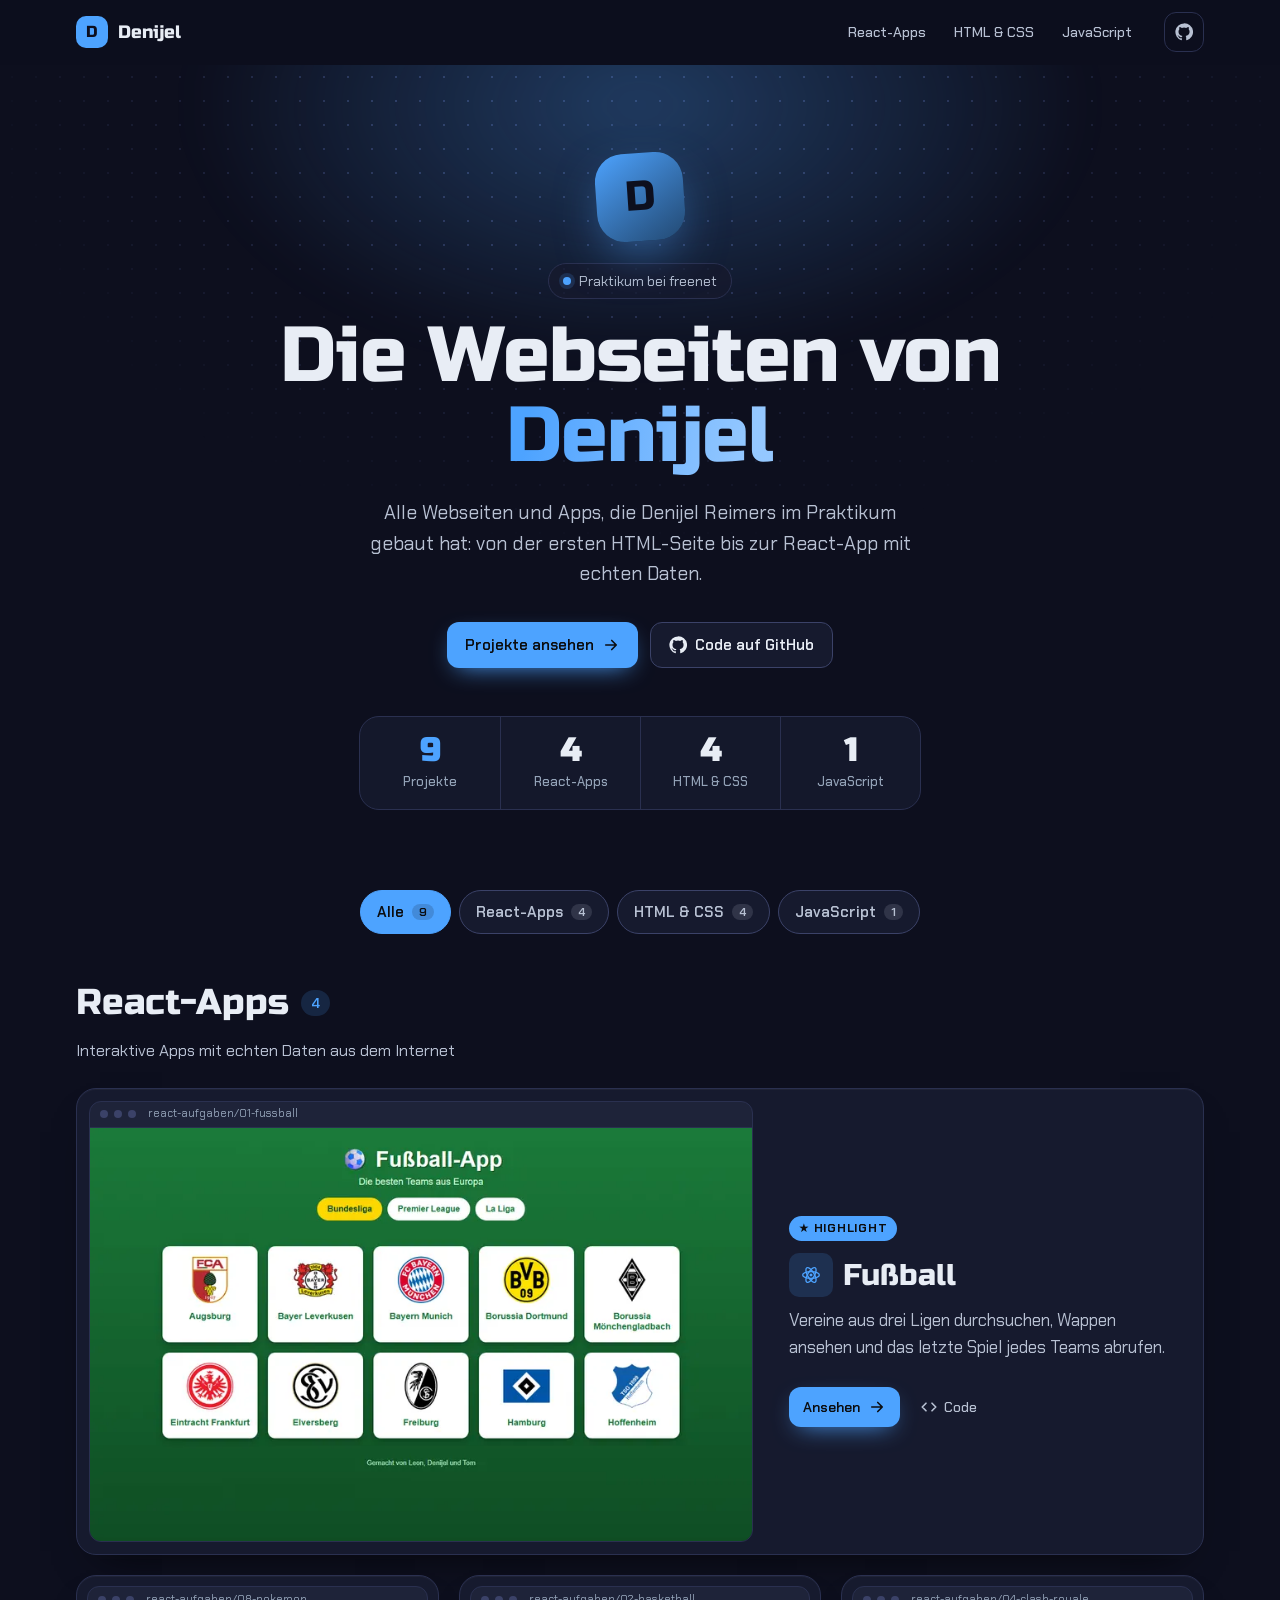
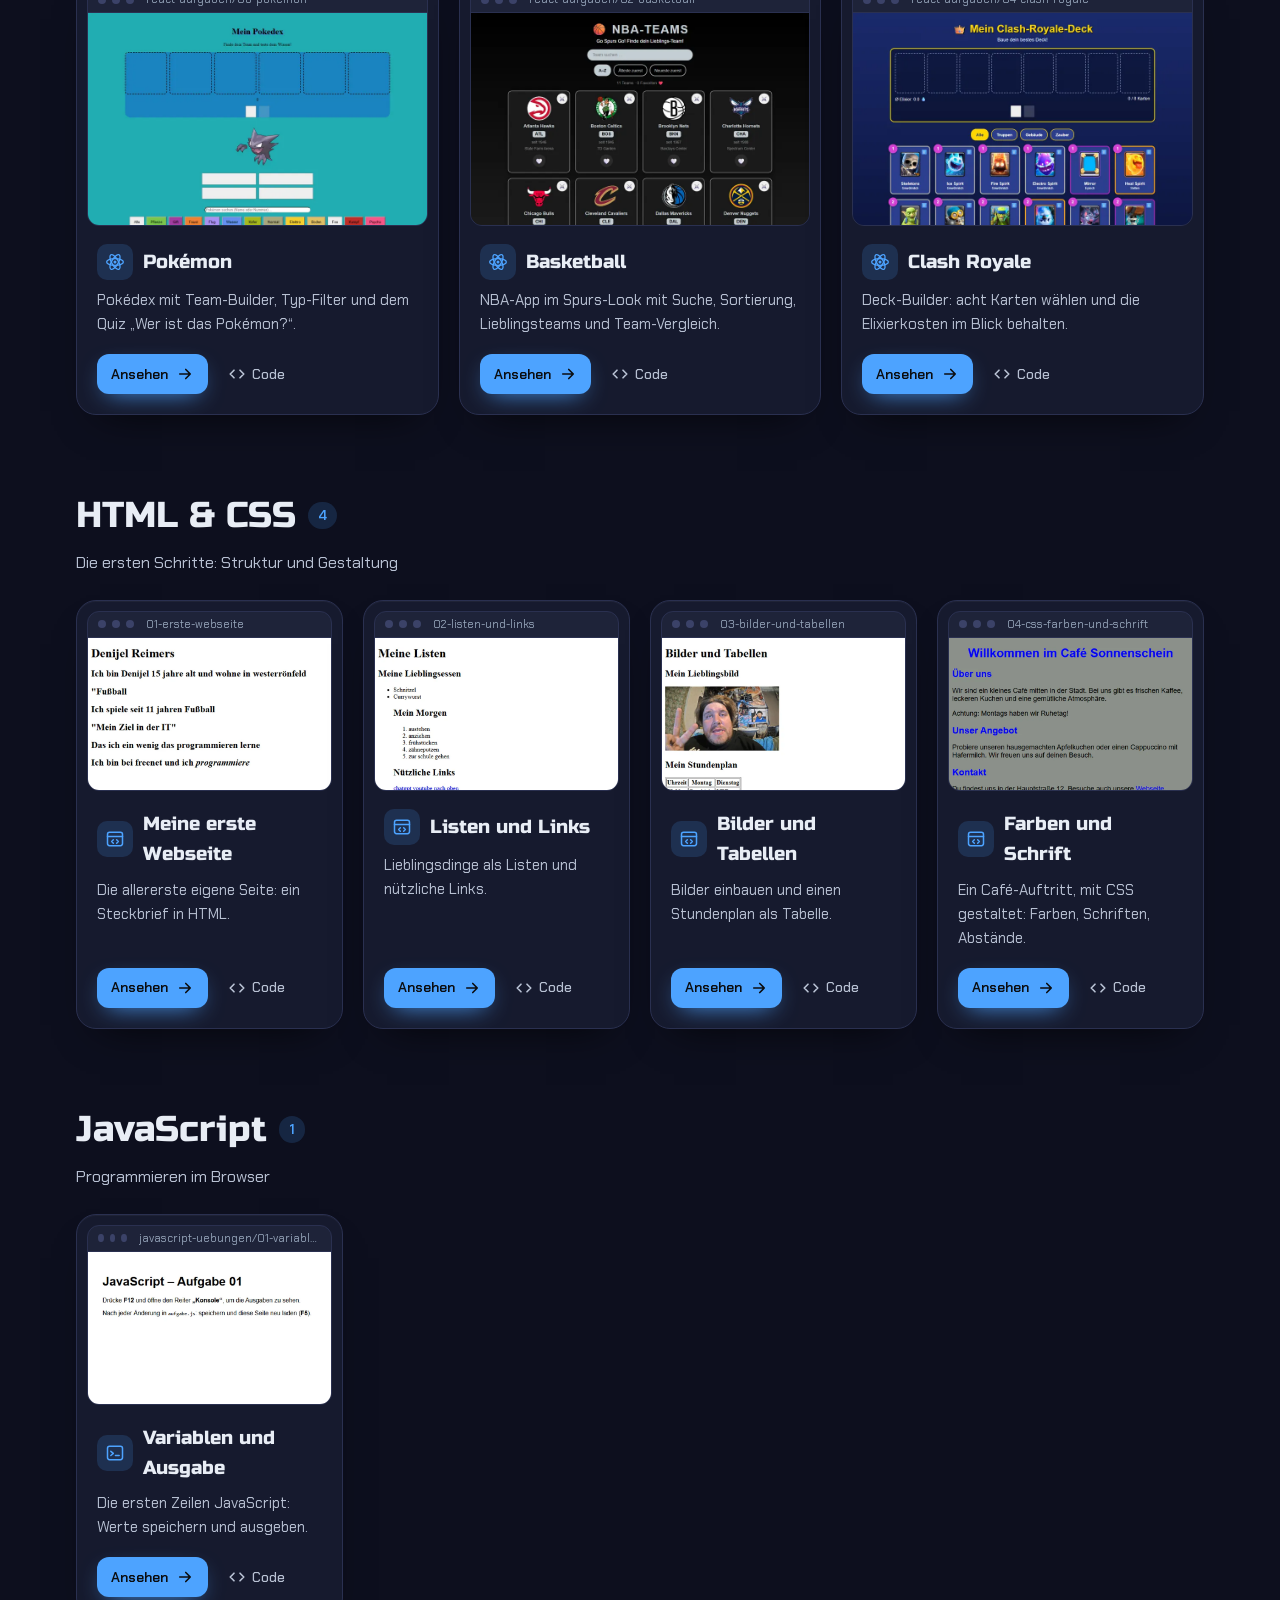
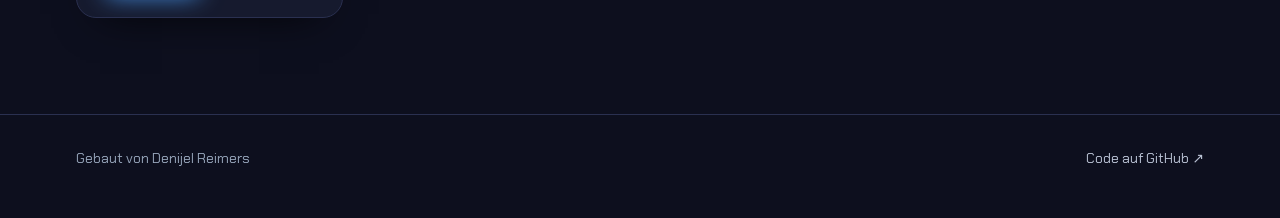
<file: index.html>
<!DOCTYPE html>
<html lang="de">
<head>
    <meta charset="UTF-8">
    <meta name="viewport" content="width=device-width, initial-scale=1.0">
    <title>Denijels Webseiten</title>
    <meta name="description" content="Alle Webseiten und Apps, die Denijel Reimers im Praktikum gebaut hat.">
    <meta name="theme-color" content="#0d0f1e">
    <meta property="og:title" content="Die Webseiten von Denijel">
    <meta property="og:description" content="9 Projekte aus dem Praktikum: von der ersten HTML-Seite bis zur React-App.">
    <meta property="og:image" content="https://iandraws-freenet.github.io/Webseiten-Denijel-Reimers/vorschau/01-fussball.webp">
    <link rel="icon" href="data:image/svg+xml,<svg xmlns=%22http://www.w3.org/2000/svg%22 viewBox=%220 0 100 100%22><rect width=%22100%22 height=%22100%22 rx=%2224%22 fill=%22%234da3ff%22/><text x=%2250%22 y=%2268%22 font-size=%2256%22 font-family=%22Arial%22 font-weight=%22700%22 text-anchor=%22middle%22 fill=%22%230d0f1e%22>D</text></svg>">
    <link rel="preconnect" href="https://fonts.googleapis.com">
    <link rel="preconnect" href="https://fonts.gstatic.com" crossorigin>
    <link href="https://fonts.googleapis.com/css2?family=Chakra+Petch:wght@400;500;600;700&family=Russo+One&display=swap" rel="stylesheet">
    <style>
        :root {
            --akzent: #4da3ff;
            --akzent-weich: color-mix(in srgb, var(--akzent) 16%, transparent);
            --akzent-hell: color-mix(in srgb, var(--akzent) 60%, white);
            --hintergrund: #0d0f1e;
            --flaeche: #161a2e;
            --flaeche2: #1e2339;
            --rand: #2a3050;
            --rand-hell: #3b4268;
            --text: #e8edf5;
            --text2: #b8c1d3;
            --text3: #94a3b8;
            --radius: 20px;
            --schatten: 0 1px 0 rgba(255,255,255,0.04) inset, 0 20px 40px -24px rgba(0,0,0,0.8);
            --titel-font: "Russo One", "Chakra Petch", system-ui, sans-serif;
        }

        * { box-sizing: border-box; }

        html { scroll-behavior: smooth; scroll-padding-top: 84px; }

        body {
            margin: 0;
            background: var(--hintergrund);
            color: var(--text);
            font: 16px/1.6 "Chakra Petch", system-ui, -apple-system, "Segoe UI", Roboto, Arial, sans-serif;
            -webkit-font-smoothing: antialiased;
        }

        a { color: inherit; }
        img { display: block; max-width: 100%; }

        :focus-visible {
            outline: 3px solid var(--akzent);
            outline-offset: 3px;
            border-radius: 8px;
        }

        .huelle {
            max-width: 1160px;
            margin: 0 auto;
            padding: 0 16px;
        }

        /* ---------- Navigation ---------- */
        .nav {
            position: sticky;
            top: 0;
            z-index: 10;
            background: color-mix(in srgb, var(--hintergrund) 78%, transparent);
            backdrop-filter: blur(14px);
            -webkit-backdrop-filter: blur(14px);
            border-bottom: 1px solid transparent;
            transition: border-color 0.2s;
        }

        .nav.gescrollt { border-bottom-color: var(--rand); }

        .nav .huelle {
            display: flex;
            align-items: center;
            gap: 20px;
            height: 64px;
        }

        .marke {
            display: flex;
            align-items: center;
            gap: 10px;
            font-family: var(--titel-font);
            font-weight: 400;
            font-size: 18px;
            text-decoration: none;
            white-space: nowrap;
        }

        .marke-logo {
            display: grid;
            place-items: center;
            width: 32px;
            height: 32px;
            border-radius: 10px;
            background: var(--akzent);
            color: var(--hintergrund);
            font-size: 16px;
        }

        .nav-links {
            display: flex;
            gap: 4px;
            margin-left: auto;
            overflow-x: auto;
            scrollbar-width: none;
        }

        .nav-links a {
            padding: 8px 12px;
            border-radius: 10px;
            color: var(--text2);
            font-size: 14px;
            font-weight: 500;
            text-decoration: none;
            white-space: nowrap;
            transition: color 0.15s, background 0.15s;
        }

        .nav-links a:hover,
        .nav-links a.aktiv { color: var(--text); background: var(--flaeche2); }

        .nav-github {
            display: inline-flex;
            align-items: center;
            justify-content: center;
            width: 40px;
            height: 40px;
            flex-shrink: 0;
            border: 1px solid var(--rand);
            border-radius: 12px;
            color: var(--text2);
            transition: color 0.15s, border-color 0.15s;
        }

        .nav-github:hover { color: var(--text); border-color: var(--rand-hell); }

        /* ---------- Kopfbereich ---------- */
        .hero {
            position: relative;
            overflow: hidden;
            padding: 88px 0 72px;
        }

        .hero::before {
            content: "";
            position: absolute;
            inset: 0;
            background-image: radial-gradient(var(--rand) 1px, transparent 1px);
            background-size: 24px 24px;
            mask-image: radial-gradient(ellipse 70% 80% at 50% 0%, #000 30%, transparent 75%);
            -webkit-mask-image: radial-gradient(ellipse 70% 80% at 50% 0%, #000 30%, transparent 75%);
        }

        .hero::after {
            content: "";
            position: absolute;
            left: 50%;
            top: -220px;
            width: 900px;
            height: 520px;
            transform: translateX(-50%);
            background: radial-gradient(closest-side, color-mix(in srgb, var(--akzent) 30%, transparent), transparent);
            filter: blur(20px);
            pointer-events: none;
        }

        .hero .huelle {
            position: relative;
            z-index: 1;
            text-align: center;
        }

        .avatar {
            display: grid;
            place-items: center;
            width: 88px;
            height: 88px;
            margin: 0 auto 22px;
            border-radius: 28px;
            background: linear-gradient(145deg, var(--akzent), color-mix(in srgb, var(--akzent) 45%, #000));
            color: var(--hintergrund);
            font-family: var(--titel-font);
            font-size: 42px;
            font-weight: 400;
            box-shadow: 0 18px 50px -12px color-mix(in srgb, var(--akzent) 60%, transparent);
            transform: rotate(-4deg);
        }

        .pille {
            display: inline-flex;
            align-items: center;
            gap: 8px;
            margin: 0 0 18px;
            padding: 6px 14px;
            border: 1px solid var(--rand);
            border-radius: 999px;
            background: color-mix(in srgb, var(--flaeche) 80%, transparent);
            color: var(--text2);
            font-size: 14px;
        }

        .pille .punkt {
            width: 8px;
            height: 8px;
            border-radius: 50%;
            background: var(--akzent);
            box-shadow: 0 0 0 4px var(--akzent-weich);
        }

        h1 {
            margin: 0 auto;
            max-width: 820px;
            font-family: var(--titel-font);
            font-size: clamp(40px, 8vw, 78px);
            font-weight: 400;
            line-height: 1.02;
            letter-spacing: -0.01em;
        }

        h1 span {
            background: linear-gradient(100deg, var(--akzent) 10%, var(--akzent-hell) 90%);
            -webkit-background-clip: text;
            background-clip: text;
            color: transparent;
        }

        .intro {
            max-width: 580px;
            margin: 22px auto 0;
            color: var(--text2);
            font-size: clamp(17px, 2.2vw, 19px);
        }

        .hero-knoepfe {
            display: flex;
            justify-content: center;
            flex-wrap: wrap;
            gap: 12px;
            margin-top: 32px;
        }

        .zahlen {
            display: inline-flex;
            flex-wrap: wrap;
            justify-content: center;
            margin-top: 48px;
            border: 1px solid var(--rand);
            border-radius: var(--radius);
            background: color-mix(in srgb, var(--flaeche) 85%, transparent);
            overflow: hidden;
        }

        .zahl {
            min-width: 140px;
            padding: 16px 24px;
            text-align: center;
        }

        .zahl + .zahl { border-left: 1px solid var(--rand); }

        .zahl strong {
            display: block;
            font-family: var(--titel-font);
            font-size: 32px;
            line-height: 1.1;
            color: var(--text);
        }

        .zahl:first-child strong { color: var(--akzent); }

        .zahl span { color: var(--text3); font-size: 13px; font-weight: 500; }

        /* ---------- Knöpfe ---------- */
        .knopf,
        .knopf-zweit {
            display: inline-flex;
            align-items: center;
            gap: 8px;
            min-height: 44px;
            padding: 10px 18px;
            border-radius: 12px;
            font-weight: 600;
            font-size: 15px;
            text-decoration: none;
            transition: transform 0.15s, background 0.15s, border-color 0.15s, box-shadow 0.15s;
        }

        .knopf {
            background: var(--akzent);
            color: #0b0d10;
            box-shadow: 0 8px 24px -10px var(--akzent);
        }

        .knopf:hover { background: var(--akzent-hell); transform: translateY(-1px); }
        .knopf svg { transition: transform 0.15s; }
        .knopf:hover svg { transform: translateX(3px); }

        .knopf-zweit {
            border: 1px solid var(--rand-hell);
            background: var(--flaeche);
            color: var(--text);
        }

        .knopf-zweit:hover { border-color: var(--text3); transform: translateY(-1px); }

        /* ---------- Abschnitte ---------- */
        .abschnitt { margin-top: 72px; }
        .filter + .abschnitt { margin-top: 40px; }

        .abschnitt-kopf { margin-bottom: 24px; }

        .abschnitt-kopf h2 {
            display: flex;
            align-items: center;
            gap: 12px;
            margin: 0;
            font-family: var(--titel-font);
            font-size: clamp(28px, 4vw, 36px);
            font-weight: 400;
            letter-spacing: 0;
        }

        .anzahl {
            padding: 2px 10px;
            border-radius: 999px;
            background: var(--akzent-weich);
            color: var(--akzent);
            font-family: "Chakra Petch", sans-serif;
            font-size: 14px;
            font-weight: 600;
        }

        .abschnitt-kopf p { margin: 6px 0 0; color: var(--text2); }

        /* ---------- Karten ---------- */
        .karten {
            display: grid;
            grid-template-columns: repeat(auto-fill, minmax(260px, 1fr));
            gap: 20px;
        }

        .karten-gross { grid-template-columns: repeat(auto-fill, minmax(340px, 1fr)); }

        .karte {
            display: flex;
            flex-direction: column;
            background: var(--flaeche);
            border: 1px solid var(--rand);
            border-radius: var(--radius);
            box-shadow: var(--schatten);
            overflow: hidden;
            transition: transform 0.25s cubic-bezier(.2,.7,.3,1), border-color 0.25s;
        }

        .karte:hover {
            transform: translateY(-6px);
            border-color: color-mix(in srgb, var(--akzent) 55%, var(--rand));
        }

        .vorschau {
            display: block;
            text-decoration: none;
            margin: 10px 10px 0;
            border: 1px solid var(--rand);
            border-radius: 12px;
            background: var(--flaeche2);
            overflow: hidden;
        }

        .browser-leiste {
            display: flex;
            align-items: center;
            gap: 6px;
            height: 26px;
            padding: 0 10px;
            border-bottom: 1px solid var(--rand);
            color: var(--text3);
            font-size: 11px;
        }

        .browser-leiste i {
            width: 8px;
            height: 8px;
            border-radius: 50%;
            background: var(--rand-hell);
        }

        .browser-leiste span {
            margin-left: 6px;
            overflow: hidden;
            text-overflow: ellipsis;
            white-space: nowrap;
        }

        .vorschau img {
            width: 100%;
            height: auto;
            aspect-ratio: 16 / 10;
            object-fit: cover;
            object-position: top;
            transition: transform 0.5s cubic-bezier(.2,.7,.3,1);
        }

        .karte:hover .vorschau img { transform: scale(1.04); }

        .karte-text {
            display: flex;
            flex: 1;
            flex-direction: column;
            padding: 18px 20px 20px;
        }

        .karte-titel {
            display: flex;
            align-items: center;
            gap: 10px;
            margin-bottom: 8px;
        }

        .kat-icon {
            display: grid;
            place-items: center;
            flex-shrink: 0;
            width: 36px;
            height: 36px;
            border-radius: 10px;
            background: var(--akzent-weich);
            color: var(--akzent);
        }

        /* ---------- Highlight-Karte (Portfolio-Grid: Bilder zuerst) ---------- */
        .highlight-label {
            align-self: flex-start;
            margin-bottom: 10px;
            padding: 3px 10px;
            border-radius: 999px;
            background: var(--akzent);
            color: #0b0d10;
            font-size: 12px;
            font-weight: 700;
            letter-spacing: 0.06em;
            text-transform: uppercase;
        }

        @media (min-width: 900px) {
            .karte.highlight {
                grid-column: 1 / -1;
                display: grid;
                grid-template-columns: 1.5fr 1fr;
                align-items: stretch;
            }
            .karte.highlight .vorschau { margin: 12px 0 12px 12px; }
            .karte.highlight .karte-text { justify-content: center; padding: 32px 36px; }
            .karte.highlight h3 { font-size: 30px; }
            .karte.highlight p { flex: 0; font-size: 17px; margin-bottom: 26px; }
            .karte.highlight .kat-icon { width: 44px; height: 44px; }
        }

        /* ---------- Filter nach Kategorie ---------- */
        .filter {
            display: flex;
            flex-wrap: wrap;
            justify-content: center;
            gap: 8px;
            margin: 8px 0 0;
        }

        .filter button {
            display: inline-flex;
            align-items: center;
            gap: 8px;
            min-height: 44px;
            padding: 8px 16px;
            border: 1px solid var(--rand-hell);
            border-radius: 999px;
            background: var(--flaeche);
            color: var(--text2);
            font: 600 15px/1 "Chakra Petch", system-ui, sans-serif;
            cursor: pointer;
            transition: color 0.18s, background 0.18s, border-color 0.18s;
        }

        .filter button:hover { color: var(--text); border-color: var(--text3); }

        .filter button[aria-pressed="true"] {
            background: var(--akzent);
            border-color: var(--akzent);
            color: #0b0d10;
        }

        .filter button span {
            padding: 2px 7px;
            border-radius: 999px;
            background: color-mix(in srgb, currentColor 16%, transparent);
            font-size: 12px;
        }

        .abschnitt[hidden] { display: none; }

        .karte h3 {
            margin: 0;
            font-family: var(--titel-font);
            font-size: 19px;
            font-weight: 400;
            letter-spacing: 0;
        }

        .chip {
            margin-left: auto;
            padding: 3px 9px;
            border: 1px solid var(--rand);
            border-radius: 999px;
            color: var(--text3);
            font-size: 12px;
            font-weight: 500;
            white-space: nowrap;
        }

        .karte p {
            flex: 1;
            margin: 0 0 18px;
            color: var(--text2);
            font-size: 15px;
        }

        .karte-links {
            display: flex;
            align-items: center;
            gap: 16px;
        }

        .karte .knopf { min-height: 40px; padding: 8px 14px; font-size: 14px; }

        .code {
            display: inline-flex;
            align-items: center;
            gap: 6px;
            padding: 8px 4px;
            color: var(--text2);
            font-size: 14px;
            font-weight: 500;
            text-decoration: none;
        }

        .code:hover { color: var(--text); }

        /* ---------- Fußzeile ---------- */
        footer {
            margin-top: 96px;
            padding: 32px 0 48px;
            border-top: 1px solid var(--rand);
            color: var(--text3);
            font-size: 14px;
        }

        footer .huelle {
            display: flex;
            flex-wrap: wrap;
            justify-content: space-between;
            gap: 12px;
        }

        footer a { color: var(--text2); text-decoration: none; }
        footer a:hover { color: var(--text); }

        /* ---------- Einblenden beim Scrollen ---------- */
        .js .einblenden {
            opacity: 0;
            transform: translateY(16px) scale(0.96);
            transition: opacity 0.4s ease, transform 0.4s cubic-bezier(.34,1.4,.64,1);
            transition-delay: calc(min(var(--i, 0), 5) * 60ms);
        }

        .js .einblenden.sichtbar { opacity: 1; transform: none; }

        @media (prefers-reduced-motion: reduce) {
            html { scroll-behavior: auto; }
            *, *::before, *::after { transition: none !important; animation: none !important; }
            .js .einblenden { opacity: 1; transform: none; }
        }

        /* ---------- Handy ---------- */
        @media (max-width: 640px) {
            .nav-links { display: none; }
            .nav-github { margin-left: auto; }
            .hero { padding: 56px 0 48px; }
            .avatar { width: 72px; height: 72px; font-size: 34px; border-radius: 22px; }
            .zahlen { display: grid; grid-template-columns: 1fr 1fr; width: 100%; }
            .zahl { min-width: 0; padding: 14px 10px; }
            .zahl + .zahl { border-left: 0; }
            .zahl:nth-child(even) { border-left: 1px solid var(--rand); }
            .zahl:nth-child(n+3) { border-top: 1px solid var(--rand); }
            .karten, .karten-gross { grid-template-columns: 1fr; }
            .abschnitt { margin-top: 56px; }
        }
    </style>
</head>
<body>
    <script>document.documentElement.classList.add("js");</script>

    <nav class="nav" aria-label="Hauptnavigation">
        <div class="huelle">
            <a class="marke" href="#top"><span class="marke-logo">D</span>Denijel</a>
            <div class="nav-links">
                <a href="#react">React-Apps</a>
                <a href="#html-css">HTML & CSS</a>
                <a href="#javascript">JavaScript</a>
            </div>
            <a class="nav-github" href="https://github.com/Iandraws-freenet/Webseiten-Denijel-Reimers" target="_blank" rel="noopener" aria-label="Code auf GitHub"><svg viewBox="0 0 24 24" width="18" height="18" aria-hidden="true"><path fill="currentColor" d="M12 .5a11.5 11.5 0 0 0-3.64 22.41c.58.1.79-.25.79-.56v-2c-3.2.7-3.88-1.37-3.88-1.37-.53-1.33-1.28-1.69-1.28-1.69-1.05-.71.08-.7.08-.7 1.16.08 1.77 1.19 1.77 1.19 1.03 1.77 2.71 1.26 3.37.96.1-.75.4-1.26.73-1.55-2.56-.29-5.25-1.28-5.25-5.69 0-1.26.45-2.29 1.19-3.1-.12-.29-.52-1.46.11-3.05 0 0 .97-.31 3.17 1.18a11 11 0 0 1 5.77 0c2.2-1.49 3.17-1.18 3.17-1.18.63 1.59.23 2.76.11 3.05.74.81 1.19 1.84 1.19 3.1 0 4.42-2.7 5.39-5.27 5.68.41.36.78 1.06.78 2.14v3.17c0 .31.21.67.8.56A11.5 11.5 0 0 0 12 .5z"/></svg></a>
        </div>
    </nav>

    <header class="hero" id="top">
        <div class="huelle">
            <div class="avatar" aria-hidden="true">D</div>
            <p class="pille"><span class="punkt"></span>Praktikum bei freenet</p>
            <h1>Die Webseiten von <span>Denijel</span></h1>
            <p class="intro">Alle Webseiten und Apps, die Denijel Reimers im Praktikum gebaut hat: von der ersten HTML-Seite bis zur React-App mit echten Daten.</p>
            <div class="hero-knoepfe">
                <a class="knopf" href="#react">Projekte ansehen <svg viewBox="0 0 24 24" width="18" height="18" aria-hidden="true"><path d="M5 12h14M13 6l6 6-6 6" fill="none" stroke="currentColor" stroke-width="2.2" stroke-linecap="round" stroke-linejoin="round"/></svg></a>
                <a class="knopf-zweit" href="https://github.com/Iandraws-freenet/Webseiten-Denijel-Reimers" target="_blank" rel="noopener"><svg viewBox="0 0 24 24" width="18" height="18" aria-hidden="true"><path fill="currentColor" d="M12 .5a11.5 11.5 0 0 0-3.64 22.41c.58.1.79-.25.79-.56v-2c-3.2.7-3.88-1.37-3.88-1.37-.53-1.33-1.28-1.69-1.28-1.69-1.05-.71.08-.7.08-.7 1.16.08 1.77 1.19 1.77 1.19 1.03 1.77 2.71 1.26 3.37.96.1-.75.4-1.26.73-1.55-2.56-.29-5.25-1.28-5.25-5.69 0-1.26.45-2.29 1.19-3.1-.12-.29-.52-1.46.11-3.05 0 0 .97-.31 3.17 1.18a11 11 0 0 1 5.77 0c2.2-1.49 3.17-1.18 3.17-1.18.63 1.59.23 2.76.11 3.05.74.81 1.19 1.84 1.19 3.1 0 4.42-2.7 5.39-5.27 5.68.41.36.78 1.06.78 2.14v3.17c0 .31.21.67.8.56A11.5 11.5 0 0 0 12 .5z"/></svg> Code auf GitHub</a>
            </div>
            <div class="zahlen">
                <div class="zahl"><strong>9</strong><span>Projekte</span></div>
                <div class="zahl"><strong>4</strong><span>React-Apps</span></div>
                <div class="zahl"><strong>4</strong><span>HTML & CSS</span></div>
                <div class="zahl"><strong>1</strong><span>JavaScript</span></div>
            </div>
        </div>
    </header>

    <main class="huelle">
        <div class="filter" role="group" aria-label="Projekte filtern">
            <button type="button" data-filter="alle" aria-pressed="true">Alle <span>9</span></button>
            <button type="button" data-filter="react" aria-pressed="false">React-Apps <span>4</span></button>
            <button type="button" data-filter="html-css" aria-pressed="false">HTML & CSS <span>4</span></button>
            <button type="button" data-filter="javascript" aria-pressed="false">JavaScript <span>1</span></button>
        </div>

        <section id="react" class="abschnitt" data-kategorie="react">
            <div class="abschnitt-kopf">
                <h2>React-Apps <span class="anzahl">4</span></h2>
                <p>Interaktive Apps mit echten Daten aus dem Internet</p>
            </div>
            <div class="karten karten-gross">
                <article class="karte highlight" style="--i:0">
                    <a class="vorschau" href="react-aufgaben/01-fussball/" aria-label="Fußball öffnen">
                        <span class="browser-leiste" aria-hidden="true"><i></i><i></i><i></i><span>react-aufgaben/01-fussball</span></span>
                        <img src="vorschau/01-fussball.webp" alt="Vorschau: Fußball" width="800" height="500" fetchpriority="high" decoding="async">
                    </a>
                    <div class="karte-text">
                        <span class="highlight-label">★ Highlight</span>
                        <div class="karte-titel">
                            <span class="kat-icon" title="React"><svg viewBox="0 0 24 24" width="20" height="20" aria-hidden="true"><g fill="none" stroke="currentColor" stroke-width="1.6"><ellipse cx="12" cy="12" rx="10" ry="4"/><ellipse cx="12" cy="12" rx="10" ry="4" transform="rotate(60 12 12)"/><ellipse cx="12" cy="12" rx="10" ry="4" transform="rotate(120 12 12)"/></g><circle cx="12" cy="12" r="1.8" fill="currentColor"/></svg></span>
                            <h3>Fußball</h3>
                        </div>
                        <p>Vereine aus drei Ligen durchsuchen, Wappen ansehen und das letzte Spiel jedes Teams abrufen.</p>
                        <div class="karte-links">
                            <a class="knopf" href="react-aufgaben/01-fussball/">Ansehen <svg viewBox="0 0 24 24" width="18" height="18" aria-hidden="true"><path d="M5 12h14M13 6l6 6-6 6" fill="none" stroke="currentColor" stroke-width="2.2" stroke-linecap="round" stroke-linejoin="round"/></svg></a>
                            <a class="code" href="https://github.com/Iandraws-freenet/Webseiten-Denijel-Reimers/tree/main/react-aufgaben/01-fussball" target="_blank" rel="noopener"><svg viewBox="0 0 24 24" width="18" height="18" aria-hidden="true"><path d="M8 7l-5 5 5 5M16 7l5 5-5 5" fill="none" stroke="currentColor" stroke-width="2.2" stroke-linecap="round" stroke-linejoin="round"/></svg> Code</a>
                        </div>
                    </div>
                </article>
                <article class="karte" style="--i:1">
                    <a class="vorschau" href="react-aufgaben/08-pokemon/" aria-label="Pokémon öffnen">
                        <span class="browser-leiste" aria-hidden="true"><i></i><i></i><i></i><span>react-aufgaben/08-pokemon</span></span>
                        <img src="vorschau/08-pokemon.webp" alt="Vorschau: Pokémon" width="800" height="500" loading="lazy" decoding="async">
                    </a>
                    <div class="karte-text">
                        
                        <div class="karte-titel">
                            <span class="kat-icon" title="React"><svg viewBox="0 0 24 24" width="20" height="20" aria-hidden="true"><g fill="none" stroke="currentColor" stroke-width="1.6"><ellipse cx="12" cy="12" rx="10" ry="4"/><ellipse cx="12" cy="12" rx="10" ry="4" transform="rotate(60 12 12)"/><ellipse cx="12" cy="12" rx="10" ry="4" transform="rotate(120 12 12)"/></g><circle cx="12" cy="12" r="1.8" fill="currentColor"/></svg></span>
                            <h3>Pokémon</h3>
                        </div>
                        <p>Pokédex mit Team-Builder, Typ-Filter und dem Quiz „Wer ist das Pokémon?“.</p>
                        <div class="karte-links">
                            <a class="knopf" href="react-aufgaben/08-pokemon/">Ansehen <svg viewBox="0 0 24 24" width="18" height="18" aria-hidden="true"><path d="M5 12h14M13 6l6 6-6 6" fill="none" stroke="currentColor" stroke-width="2.2" stroke-linecap="round" stroke-linejoin="round"/></svg></a>
                            <a class="code" href="https://github.com/Iandraws-freenet/Webseiten-Denijel-Reimers/tree/main/react-aufgaben/08-pokemon" target="_blank" rel="noopener"><svg viewBox="0 0 24 24" width="18" height="18" aria-hidden="true"><path d="M8 7l-5 5 5 5M16 7l5 5-5 5" fill="none" stroke="currentColor" stroke-width="2.2" stroke-linecap="round" stroke-linejoin="round"/></svg> Code</a>
                        </div>
                    </div>
                </article>
                <article class="karte" style="--i:2">
                    <a class="vorschau" href="react-aufgaben/02-basketball/" aria-label="Basketball öffnen">
                        <span class="browser-leiste" aria-hidden="true"><i></i><i></i><i></i><span>react-aufgaben/02-basketball</span></span>
                        <img src="vorschau/02-basketball.webp" alt="Vorschau: Basketball" width="800" height="500" loading="lazy" decoding="async">
                    </a>
                    <div class="karte-text">
                        
                        <div class="karte-titel">
                            <span class="kat-icon" title="React"><svg viewBox="0 0 24 24" width="20" height="20" aria-hidden="true"><g fill="none" stroke="currentColor" stroke-width="1.6"><ellipse cx="12" cy="12" rx="10" ry="4"/><ellipse cx="12" cy="12" rx="10" ry="4" transform="rotate(60 12 12)"/><ellipse cx="12" cy="12" rx="10" ry="4" transform="rotate(120 12 12)"/></g><circle cx="12" cy="12" r="1.8" fill="currentColor"/></svg></span>
                            <h3>Basketball</h3>
                        </div>
                        <p>NBA-App im Spurs-Look mit Suche, Sortierung, Lieblingsteams und Team-Vergleich.</p>
                        <div class="karte-links">
                            <a class="knopf" href="react-aufgaben/02-basketball/">Ansehen <svg viewBox="0 0 24 24" width="18" height="18" aria-hidden="true"><path d="M5 12h14M13 6l6 6-6 6" fill="none" stroke="currentColor" stroke-width="2.2" stroke-linecap="round" stroke-linejoin="round"/></svg></a>
                            <a class="code" href="https://github.com/Iandraws-freenet/Webseiten-Denijel-Reimers/tree/main/react-aufgaben/02-basketball" target="_blank" rel="noopener"><svg viewBox="0 0 24 24" width="18" height="18" aria-hidden="true"><path d="M8 7l-5 5 5 5M16 7l5 5-5 5" fill="none" stroke="currentColor" stroke-width="2.2" stroke-linecap="round" stroke-linejoin="round"/></svg> Code</a>
                        </div>
                    </div>
                </article>
                <article class="karte" style="--i:3">
                    <a class="vorschau" href="react-aufgaben/04-clash-royale/" aria-label="Clash Royale öffnen">
                        <span class="browser-leiste" aria-hidden="true"><i></i><i></i><i></i><span>react-aufgaben/04-clash-royale</span></span>
                        <img src="vorschau/04-clash-royale.webp" alt="Vorschau: Clash Royale" width="800" height="500" loading="lazy" decoding="async">
                    </a>
                    <div class="karte-text">
                        
                        <div class="karte-titel">
                            <span class="kat-icon" title="React"><svg viewBox="0 0 24 24" width="20" height="20" aria-hidden="true"><g fill="none" stroke="currentColor" stroke-width="1.6"><ellipse cx="12" cy="12" rx="10" ry="4"/><ellipse cx="12" cy="12" rx="10" ry="4" transform="rotate(60 12 12)"/><ellipse cx="12" cy="12" rx="10" ry="4" transform="rotate(120 12 12)"/></g><circle cx="12" cy="12" r="1.8" fill="currentColor"/></svg></span>
                            <h3>Clash Royale</h3>
                        </div>
                        <p>Deck-Builder: acht Karten wählen und die Elixierkosten im Blick behalten.</p>
                        <div class="karte-links">
                            <a class="knopf" href="react-aufgaben/04-clash-royale/">Ansehen <svg viewBox="0 0 24 24" width="18" height="18" aria-hidden="true"><path d="M5 12h14M13 6l6 6-6 6" fill="none" stroke="currentColor" stroke-width="2.2" stroke-linecap="round" stroke-linejoin="round"/></svg></a>
                            <a class="code" href="https://github.com/Iandraws-freenet/Webseiten-Denijel-Reimers/tree/main/react-aufgaben/04-clash-royale" target="_blank" rel="noopener"><svg viewBox="0 0 24 24" width="18" height="18" aria-hidden="true"><path d="M8 7l-5 5 5 5M16 7l5 5-5 5" fill="none" stroke="currentColor" stroke-width="2.2" stroke-linecap="round" stroke-linejoin="round"/></svg> Code</a>
                        </div>
                    </div>
                </article>
            </div>
        </section>

        <section id="html-css" class="abschnitt" data-kategorie="html-css">
            <div class="abschnitt-kopf">
                <h2>HTML & CSS <span class="anzahl">4</span></h2>
                <p>Die ersten Schritte: Struktur und Gestaltung</p>
            </div>
            <div class="karten">
                <article class="karte" style="--i:0">
                    <a class="vorschau" href="01-erste-webseite/" aria-label="Meine erste Webseite öffnen">
                        <span class="browser-leiste" aria-hidden="true"><i></i><i></i><i></i><span>01-erste-webseite</span></span>
                        <img src="vorschau/01-erste-webseite.webp" alt="Vorschau: Meine erste Webseite" width="800" height="500" loading="lazy" decoding="async">
                    </a>
                    <div class="karte-text">
                        
                        <div class="karte-titel">
                            <span class="kat-icon" title="HTML & CSS"><svg viewBox="0 0 24 24" width="20" height="20" aria-hidden="true"><g fill="none" stroke="currentColor" stroke-width="1.8" stroke-linecap="round" stroke-linejoin="round"><rect x="3" y="4" width="18" height="16" rx="2.5"/><path d="M3 9h18M10 13l-2 2 2 2M14 13l2 2-2 2"/></g></svg></span>
                            <h3>Meine erste Webseite</h3>
                        </div>
                        <p>Die allererste eigene Seite: ein Steckbrief in HTML.</p>
                        <div class="karte-links">
                            <a class="knopf" href="01-erste-webseite/">Ansehen <svg viewBox="0 0 24 24" width="18" height="18" aria-hidden="true"><path d="M5 12h14M13 6l6 6-6 6" fill="none" stroke="currentColor" stroke-width="2.2" stroke-linecap="round" stroke-linejoin="round"/></svg></a>
                            <a class="code" href="https://github.com/Iandraws-freenet/Webseiten-Denijel-Reimers/tree/main/01-erste-webseite" target="_blank" rel="noopener"><svg viewBox="0 0 24 24" width="18" height="18" aria-hidden="true"><path d="M8 7l-5 5 5 5M16 7l5 5-5 5" fill="none" stroke="currentColor" stroke-width="2.2" stroke-linecap="round" stroke-linejoin="round"/></svg> Code</a>
                        </div>
                    </div>
                </article>
                <article class="karte" style="--i:1">
                    <a class="vorschau" href="02-listen-und-links/" aria-label="Listen und Links öffnen">
                        <span class="browser-leiste" aria-hidden="true"><i></i><i></i><i></i><span>02-listen-und-links</span></span>
                        <img src="vorschau/02-listen-und-links.webp" alt="Vorschau: Listen und Links" width="800" height="500" loading="lazy" decoding="async">
                    </a>
                    <div class="karte-text">
                        
                        <div class="karte-titel">
                            <span class="kat-icon" title="HTML & CSS"><svg viewBox="0 0 24 24" width="20" height="20" aria-hidden="true"><g fill="none" stroke="currentColor" stroke-width="1.8" stroke-linecap="round" stroke-linejoin="round"><rect x="3" y="4" width="18" height="16" rx="2.5"/><path d="M3 9h18M10 13l-2 2 2 2M14 13l2 2-2 2"/></g></svg></span>
                            <h3>Listen und Links</h3>
                        </div>
                        <p>Lieblingsdinge als Listen und nützliche Links.</p>
                        <div class="karte-links">
                            <a class="knopf" href="02-listen-und-links/">Ansehen <svg viewBox="0 0 24 24" width="18" height="18" aria-hidden="true"><path d="M5 12h14M13 6l6 6-6 6" fill="none" stroke="currentColor" stroke-width="2.2" stroke-linecap="round" stroke-linejoin="round"/></svg></a>
                            <a class="code" href="https://github.com/Iandraws-freenet/Webseiten-Denijel-Reimers/tree/main/02-listen-und-links" target="_blank" rel="noopener"><svg viewBox="0 0 24 24" width="18" height="18" aria-hidden="true"><path d="M8 7l-5 5 5 5M16 7l5 5-5 5" fill="none" stroke="currentColor" stroke-width="2.2" stroke-linecap="round" stroke-linejoin="round"/></svg> Code</a>
                        </div>
                    </div>
                </article>
                <article class="karte" style="--i:2">
                    <a class="vorschau" href="03-bilder-und-tabellen/" aria-label="Bilder und Tabellen öffnen">
                        <span class="browser-leiste" aria-hidden="true"><i></i><i></i><i></i><span>03-bilder-und-tabellen</span></span>
                        <img src="vorschau/03-bilder-und-tabellen.webp" alt="Vorschau: Bilder und Tabellen" width="800" height="500" loading="lazy" decoding="async">
                    </a>
                    <div class="karte-text">
                        
                        <div class="karte-titel">
                            <span class="kat-icon" title="HTML & CSS"><svg viewBox="0 0 24 24" width="20" height="20" aria-hidden="true"><g fill="none" stroke="currentColor" stroke-width="1.8" stroke-linecap="round" stroke-linejoin="round"><rect x="3" y="4" width="18" height="16" rx="2.5"/><path d="M3 9h18M10 13l-2 2 2 2M14 13l2 2-2 2"/></g></svg></span>
                            <h3>Bilder und Tabellen</h3>
                        </div>
                        <p>Bilder einbauen und einen Stundenplan als Tabelle.</p>
                        <div class="karte-links">
                            <a class="knopf" href="03-bilder-und-tabellen/">Ansehen <svg viewBox="0 0 24 24" width="18" height="18" aria-hidden="true"><path d="M5 12h14M13 6l6 6-6 6" fill="none" stroke="currentColor" stroke-width="2.2" stroke-linecap="round" stroke-linejoin="round"/></svg></a>
                            <a class="code" href="https://github.com/Iandraws-freenet/Webseiten-Denijel-Reimers/tree/main/03-bilder-und-tabellen" target="_blank" rel="noopener"><svg viewBox="0 0 24 24" width="18" height="18" aria-hidden="true"><path d="M8 7l-5 5 5 5M16 7l5 5-5 5" fill="none" stroke="currentColor" stroke-width="2.2" stroke-linecap="round" stroke-linejoin="round"/></svg> Code</a>
                        </div>
                    </div>
                </article>
                <article class="karte" style="--i:3">
                    <a class="vorschau" href="04-css-farben-und-schrift/" aria-label="Farben und Schrift öffnen">
                        <span class="browser-leiste" aria-hidden="true"><i></i><i></i><i></i><span>04-css-farben-und-schrift</span></span>
                        <img src="vorschau/04-css-farben-und-schrift.webp" alt="Vorschau: Farben und Schrift" width="800" height="500" loading="lazy" decoding="async">
                    </a>
                    <div class="karte-text">
                        
                        <div class="karte-titel">
                            <span class="kat-icon" title="HTML & CSS"><svg viewBox="0 0 24 24" width="20" height="20" aria-hidden="true"><g fill="none" stroke="currentColor" stroke-width="1.8" stroke-linecap="round" stroke-linejoin="round"><rect x="3" y="4" width="18" height="16" rx="2.5"/><path d="M3 9h18M10 13l-2 2 2 2M14 13l2 2-2 2"/></g></svg></span>
                            <h3>Farben und Schrift</h3>
                        </div>
                        <p>Ein Café-Auftritt, mit CSS gestaltet: Farben, Schriften, Abstände.</p>
                        <div class="karte-links">
                            <a class="knopf" href="04-css-farben-und-schrift/">Ansehen <svg viewBox="0 0 24 24" width="18" height="18" aria-hidden="true"><path d="M5 12h14M13 6l6 6-6 6" fill="none" stroke="currentColor" stroke-width="2.2" stroke-linecap="round" stroke-linejoin="round"/></svg></a>
                            <a class="code" href="https://github.com/Iandraws-freenet/Webseiten-Denijel-Reimers/tree/main/04-css-farben-und-schrift" target="_blank" rel="noopener"><svg viewBox="0 0 24 24" width="18" height="18" aria-hidden="true"><path d="M8 7l-5 5 5 5M16 7l5 5-5 5" fill="none" stroke="currentColor" stroke-width="2.2" stroke-linecap="round" stroke-linejoin="round"/></svg> Code</a>
                        </div>
                    </div>
                </article>
            </div>
        </section>

        <section id="javascript" class="abschnitt" data-kategorie="javascript">
            <div class="abschnitt-kopf">
                <h2>JavaScript <span class="anzahl">1</span></h2>
                <p>Programmieren im Browser</p>
            </div>
            <div class="karten">
                <article class="karte" style="--i:0">
                    <a class="vorschau" href="javascript-uebungen/01-variablen-und-ausgabe/" aria-label="Variablen und Ausgabe öffnen">
                        <span class="browser-leiste" aria-hidden="true"><i></i><i></i><i></i><span>javascript-uebungen/01-variablen-und-ausgabe</span></span>
                        <img src="vorschau/01-variablen-und-ausgabe.webp" alt="Vorschau: Variablen und Ausgabe" width="800" height="500" loading="lazy" decoding="async">
                    </a>
                    <div class="karte-text">
                        
                        <div class="karte-titel">
                            <span class="kat-icon" title="JavaScript"><svg viewBox="0 0 24 24" width="20" height="20" aria-hidden="true"><g fill="none" stroke="currentColor" stroke-width="1.8" stroke-linecap="round" stroke-linejoin="round"><rect x="3" y="4" width="18" height="16" rx="2.5"/><path d="M7 10l3 2.5L7 15M12.5 15H17"/></g></svg></span>
                            <h3>Variablen und Ausgabe</h3>
                        </div>
                        <p>Die ersten Zeilen JavaScript: Werte speichern und ausgeben.</p>
                        <div class="karte-links">
                            <a class="knopf" href="javascript-uebungen/01-variablen-und-ausgabe/">Ansehen <svg viewBox="0 0 24 24" width="18" height="18" aria-hidden="true"><path d="M5 12h14M13 6l6 6-6 6" fill="none" stroke="currentColor" stroke-width="2.2" stroke-linecap="round" stroke-linejoin="round"/></svg></a>
                            <a class="code" href="https://github.com/Iandraws-freenet/Webseiten-Denijel-Reimers/tree/main/javascript-uebungen/01-variablen-und-ausgabe" target="_blank" rel="noopener"><svg viewBox="0 0 24 24" width="18" height="18" aria-hidden="true"><path d="M8 7l-5 5 5 5M16 7l5 5-5 5" fill="none" stroke="currentColor" stroke-width="2.2" stroke-linecap="round" stroke-linejoin="round"/></svg> Code</a>
                        </div>
                    </div>
                </article>
            </div>
        </section>
    </main>

    <footer>
        <div class="huelle">
            <span>Gebaut von Denijel Reimers</span>
            <a href="https://github.com/Iandraws-freenet/Webseiten-Denijel-Reimers" target="_blank" rel="noopener">Code auf GitHub ↗</a>
        </div>
    </footer>

    <script>
        // Karten sanft einblenden, sobald sie ins Bild kommen
        const elemente = document.querySelectorAll(".karte, .abschnitt-kopf");
        elemente.forEach((el) => el.classList.add("einblenden"));
        if ("IntersectionObserver" in window) {
            const beobachter = new IntersectionObserver((eintraege) => {
                eintraege.forEach((e) => {
                    if (e.isIntersecting) { e.target.classList.add("sichtbar"); beobachter.unobserve(e.target); }
                });
            }, { rootMargin: "0px 0px -40px 0px" });
            elemente.forEach((el) => beobachter.observe(el));
        } else {
            elemente.forEach((el) => el.classList.add("sichtbar"));
        }

        // Filter: nur die gewählte Kategorie zeigen
        const knoepfe = document.querySelectorAll(".filter button");
        knoepfe.forEach((knopf) => knopf.addEventListener("click", () => {
            const wahl = knopf.dataset.filter;
            knoepfe.forEach((k) => k.setAttribute("aria-pressed", String(k === knopf)));
            document.querySelectorAll(".abschnitt").forEach((s) => {
                s.hidden = wahl !== "alle" && s.dataset.kategorie !== wahl;
            });
        }));
        // Sprung über die Navigation zeigt wieder alle Abschnitte
        document.querySelectorAll('a[href^="#"]').forEach((a) => a.addEventListener("click", () => {
            const alle = document.querySelector('.filter [data-filter="alle"]');
            if (alle && alle.getAttribute("aria-pressed") !== "true") alle.click();
        }));

        // Navigation: Rand beim Scrollen und aktiven Abschnitt markieren
        const nav = document.querySelector(".nav");
        const links = document.querySelectorAll(".nav-links a");
        function beimScrollen() {
            nav.classList.toggle("gescrollt", window.scrollY > 8);
            let aktiv = null;
            document.querySelectorAll(".abschnitt").forEach((s) => {
                if (s.getBoundingClientRect().top < 120) aktiv = s.id;
            });
            links.forEach((a) => a.classList.toggle("aktiv", a.getAttribute("href") === "#" + aktiv));
        }
        window.addEventListener("scroll", beimScrollen, { passive: true });
        beimScrollen();
    </script>
</body>
</html>
</file>
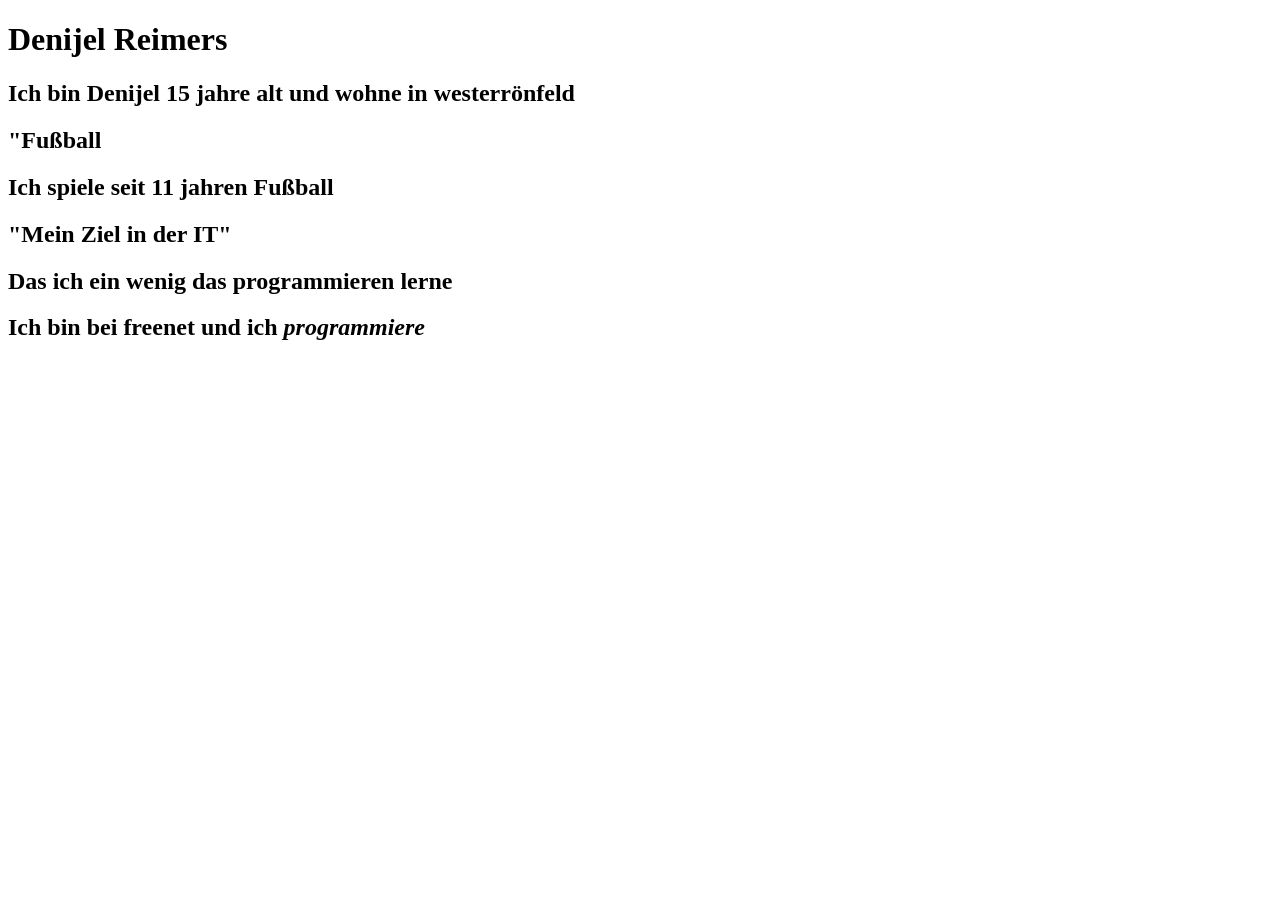
<file: 01-erste-webseite/index.html>
<!DOCTYPE html>
<html lang="de">
<head>
    <meta charset="UTF-8">
    <meta name="viewport" content="width=device-width, initial-scale=1.0">
    <!-- TODO: Ändere den Titel zu "Über mich" -->
    <title>Meine Seite</title>
</head>
<body>

    <!-- TODO: Schreibe hier eine h1-Überschrift mit deinem Namen -->
    <h1>Denijel Reimers</h1>

    <!-- TODO: Schreibe einen Absatz (p), in dem du dich vorstellst -->
    <h2>Ich bin Denijel 15 jahre alt und wohne in westerrönfeld</h2>

    <!-- TODO: h2-Überschrift "Meine Hobbys" + ein Absatz über deine Hobbys -->
    <h2>"Fußball</h2>
    <h2>Ich spiele seit 11 jahren Fußball</h2>
    <!-- TODO: h2-Überschrift "Mein Ziel in der IT" + ein Absatz -->
    <h2>"Mein Ziel in der IT"</h2>
    <h2>Das ich ein wenig das programmieren lerne</h2>
    <!-- TODO: Mache irgendwo ein Wort fett (strong) und eins kursiv (em) -->
    <h2>Ich bin bei <strong>freenet</strong> und ich <em>programmiere</em></h2>

</body>
</html>
</file>
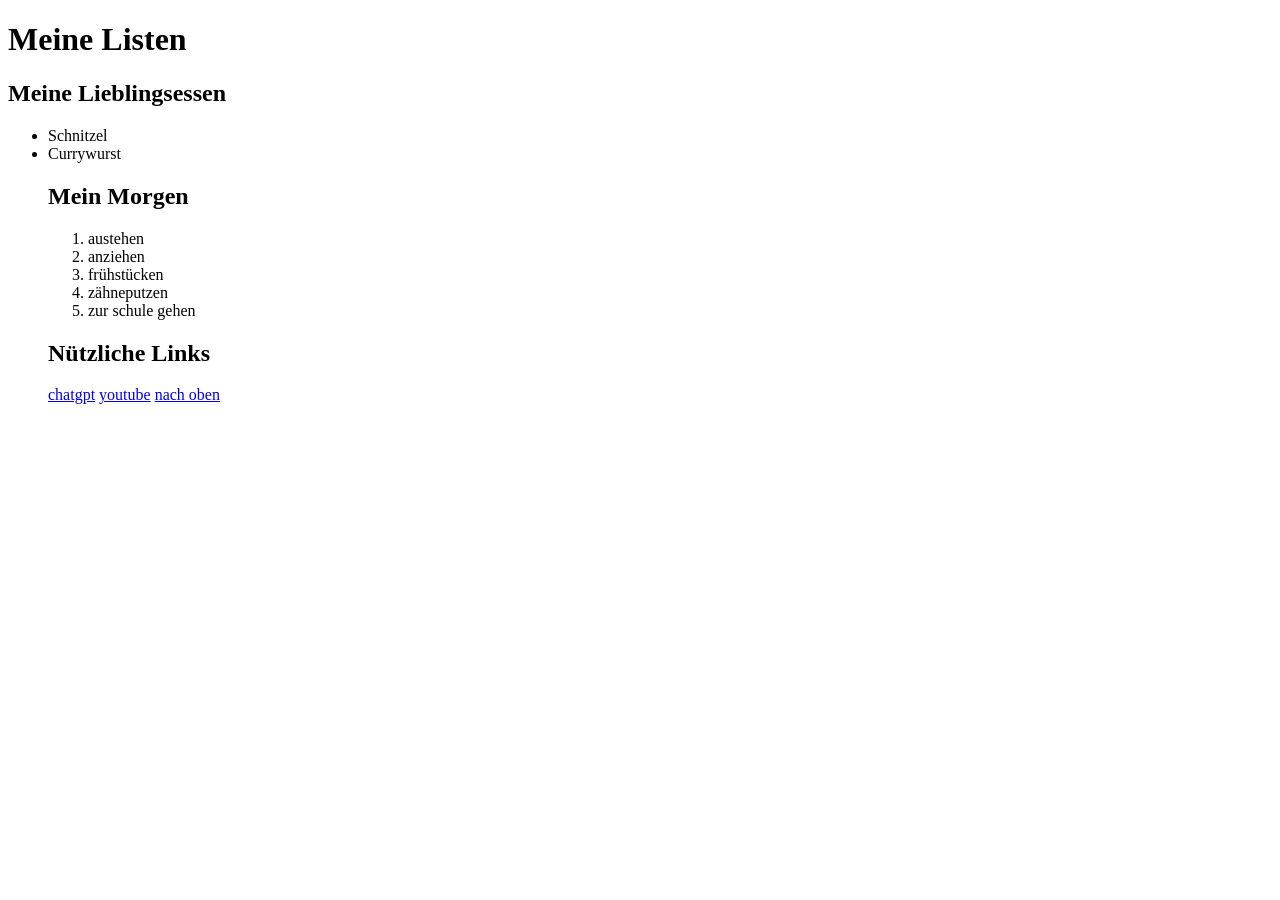
<file: 02-listen-und-links/index.html>
<!DOCTYPE html>
<html lang="de">
<head>
    <meta charset="UTF-8">
    <meta name="viewport" content="width=device-width, initial-scale=1.0">
    <title>Listen und Links</title>
</head>
<body>

    <!-- TODO: Gib dieser Überschrift die id "oben" -->
    <h1 id="oben">Meine Listen</h1>

    <h2>Meine Lieblingsessen</h2>
    <!-- TODO: Ungeordnete Liste (ul) mit mindestens 4 Einträgen (li) -->
     <ul>
        <li>Schnitzel</li>
        <li>Currywurst</li>
    <h2>Mein Morgen</h2>
    <!-- TODO: Geordnete Liste (ol) mit 5 Schritten -->
    <ol>
     <li>austehen</li>
     <li>anziehen</li>
     <li>frühstücken</li>
     <li>zähneputzen
     <li>zur schule gehen</li>
     </li>
 
    </ol>

    <h2>Nützliche Links</h2>
    <!-- TODO: Liste mit 3 Links (a). Die Links sollen sich in einem neuen Tab öffnen. -->
    <a target="_blank"  href="https://chatgpt.com/"> chatgpt</a>
    <a target="_blank"  href="https://www.youtube.com/">youtube</a>

    </a>
    <!-- TODO: Link "Nach oben", der zur h1 springt -->

    
    <a href="#oben" >nach oben</a>
</body>
</html>
</file>
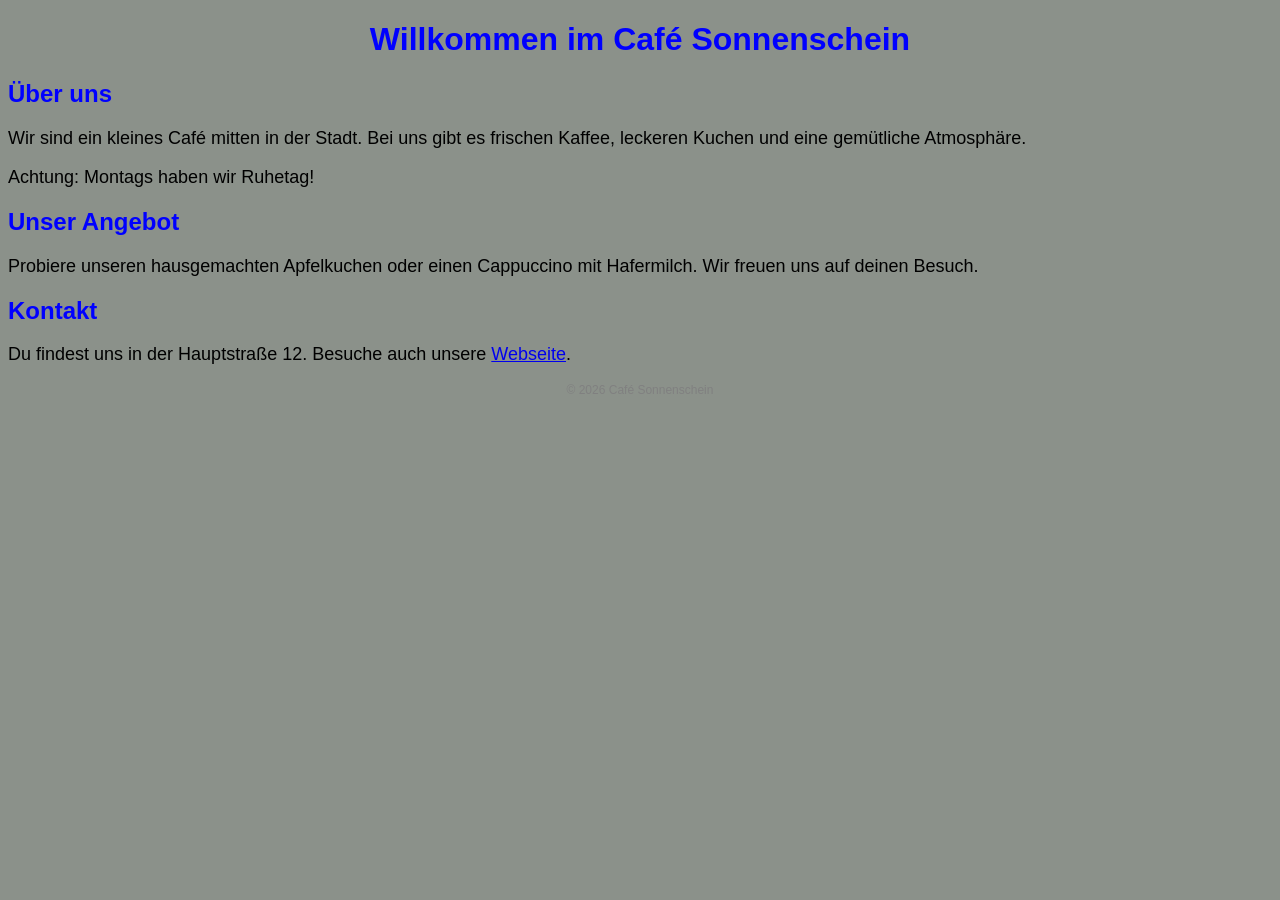
<file: 04-css-farben-und-schrift/index.html>
<!DOCTYPE html>
<html lang="de">
<head>
    <meta charset="UTF-8">
    <meta name="viewport" content="width=device-width, initial-scale=1.0">
    <title>CSS Farben und Schrift</title>
    <!-- TODO: Binde hier die Datei style.css ein -->
    <!-- So geht's: <link rel="stylesheet" href="style.css"> -->
</head><link rel="stylesheet" href="style.css">
<body>

    <h1>Willkommen im Café Sonnenschein</h1>

    <h2>Über uns</h2>
    <p>Wir sind ein kleines Café mitten in der Stadt. Bei uns gibt es frischen Kaffee, leckeren Kuchen und eine gemütliche Atmosphäre.</p>

    <p class="hinweis">Achtung: Montags haben wir Ruhetag!</p>

    <h2>Unser Angebot</h2>
    <p>Probiere unseren hausgemachten Apfelkuchen oder einen Cappuccino mit Hafermilch. Wir freuen uns auf deinen Besuch.</p>

    <h2>Kontakt</h2>
    <p>Du findest uns in der Hauptstraße 12. Besuche auch unsere <a href="#">Webseite</a>.</p>

    <p id="fusszeile">&copy; 2026 Café Sonnenschein</p>

</body>
</html>
</file>
<file: 04-css-farben-und-schrift/style.css>
/* =========================================
   Aufgabe 04 – CSS: Farben und Schrift
   ========================================= */

body {
    background-color: rgb(139, 145, 138);
    /* TODO: Schriftart Arial, sans-serif */
    font-family: Arial, sans-serif
    
}

h1 {color:blue;
    text-align:center
    
    
}

h2 {color:blue
    
}

p {
    font-size: 18px;
    

    
   
    
}

hinweis {
    font-size: 14px;
    color: red;
    font-style: italic;
}


/* TODO: Gestalte die ID "fusszeile": Schriftgröße 12px, graue Farbe, zentriert */

#fusszeile {
    font-size: 12px;
    color: gray;
    text-align: center;
}
</file>
